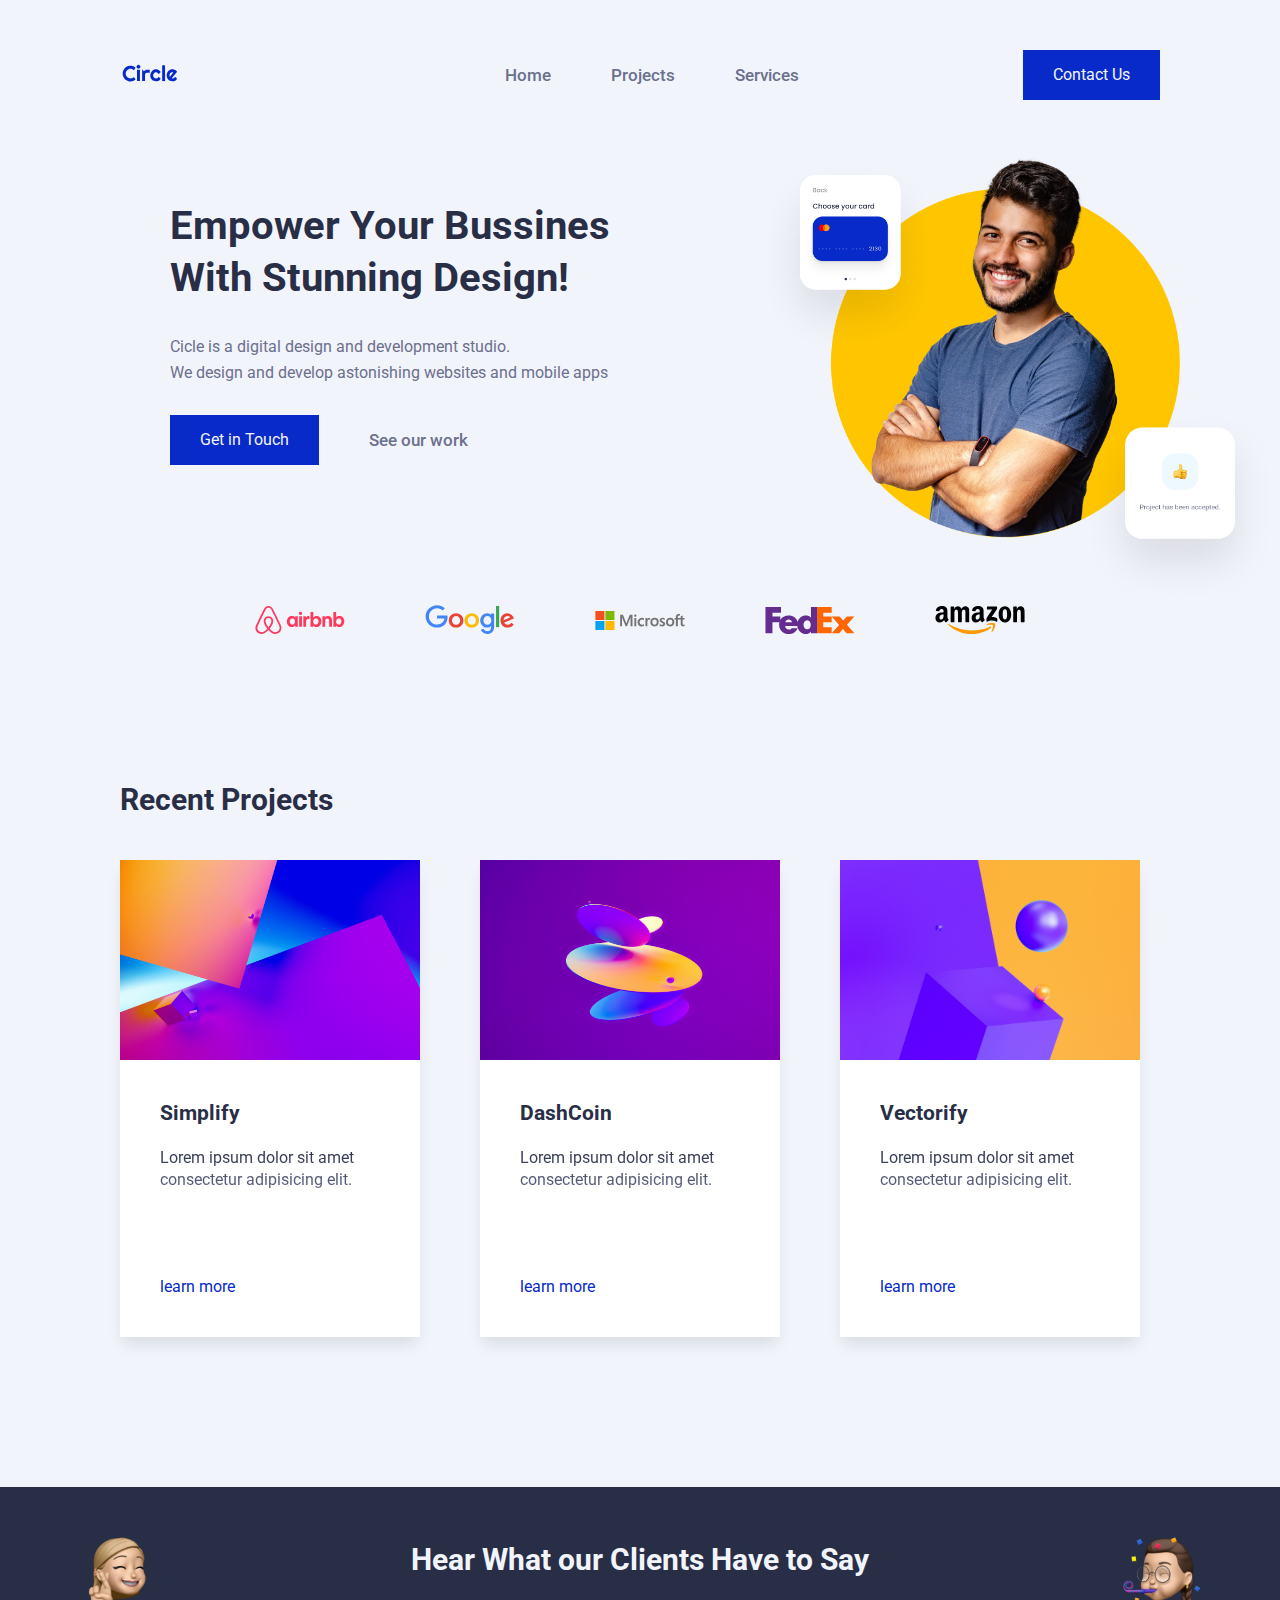
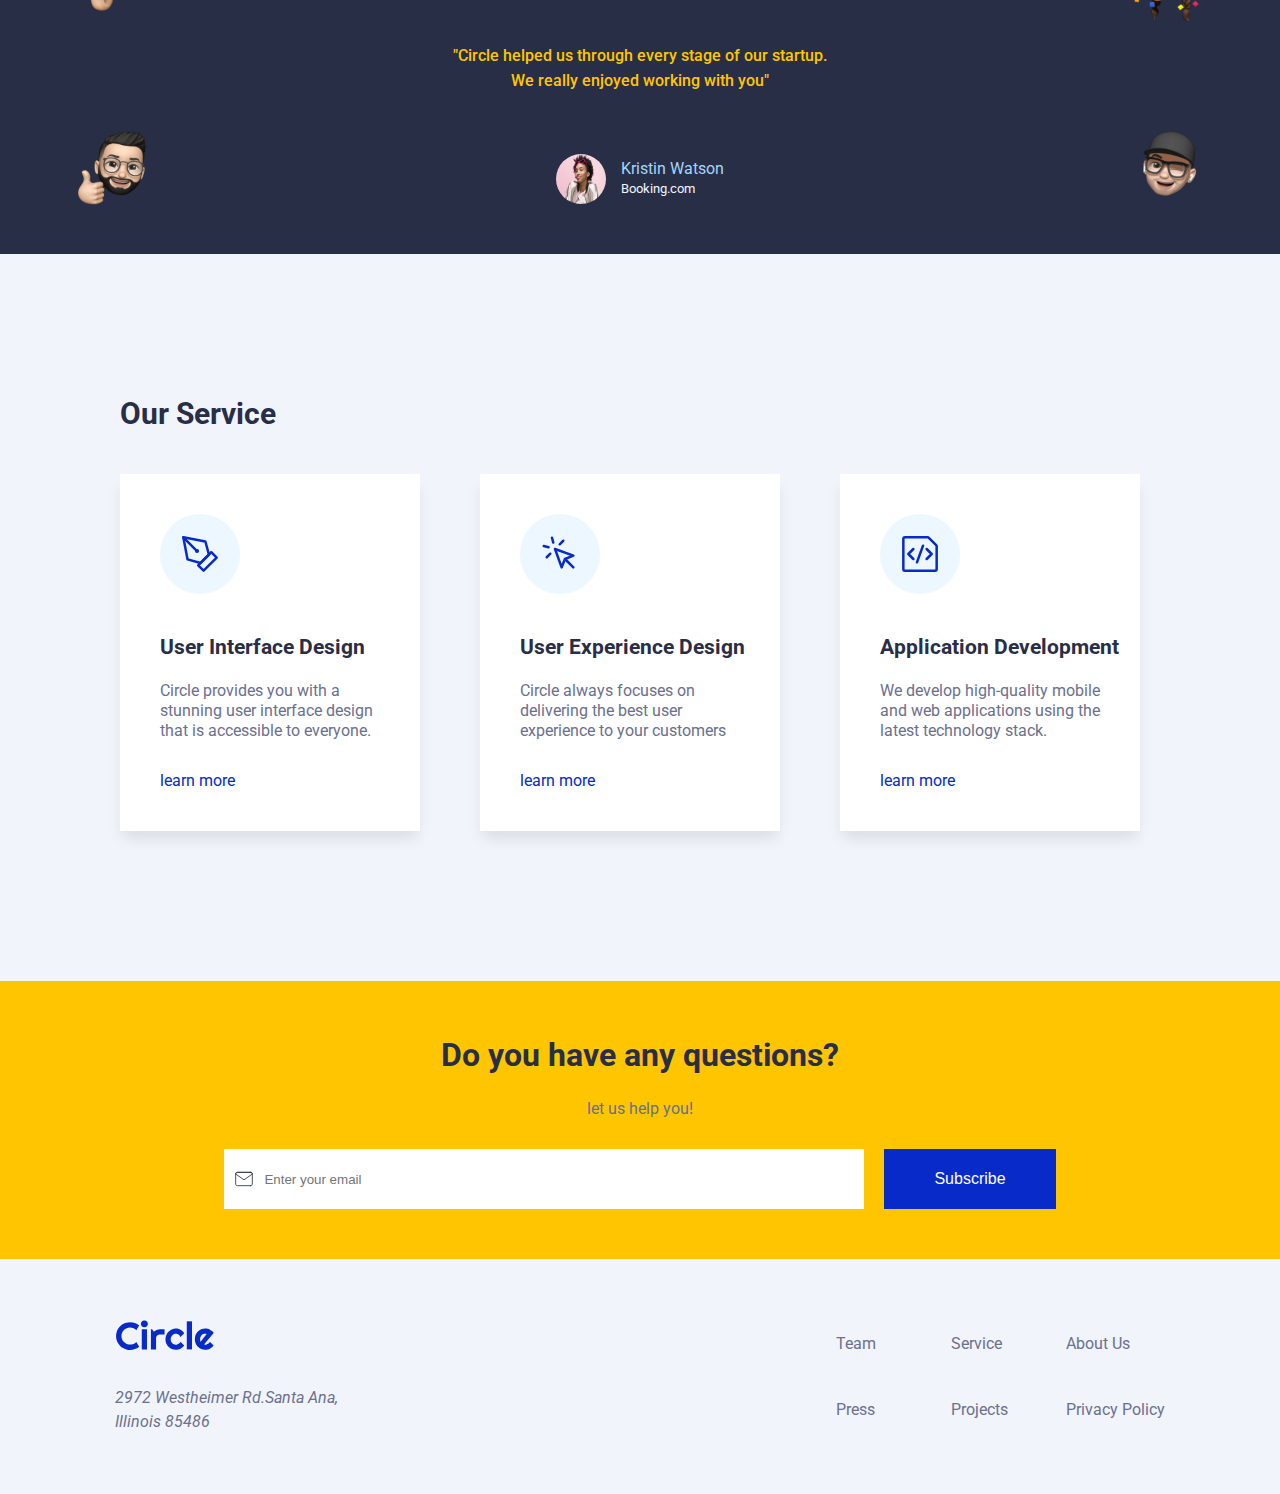
<file: index.html>
<!DOCTYPE html>
<html lang="en">
    <head>
        <meta charset="UTF-8" />
        <meta http-equiv="X-UA-Compatible" content="IE=edge" />
        <meta name="viewport" content="width=device-width, initial-scale=1.0" />
        <title>Circle</title>
        <!-- Favicon -->
        <link rel="icon" type="image/jpg" href="./assets/circle favIcon.png" />
        <!-- Fonts -->
        <link rel="preconnect" href="https://fonts.googleapis.com" />
        <link rel="preconnect" href="https://fonts.gstatic.com" crossorigin />
        <link
            href="https://fonts.googleapis.com/css2?family=Roboto:wght@300;400;500;700&display=swap"
            rel="stylesheet"
        />
        <!-- Styles -->
        <link rel="stylesheet" href="./styles/home.css" />
    </head>
    <body>
        <!--  **************************** NAV BAR **************************** -->
        <header>
            <div class="navBar_logo">
                <img src="./assets/logos/circle.svg" alt="logo Circle" />
            </div>

            <nav>
                <div class="burger">
                    <span class="bar"></span>
                    <span class="bar"></span>
                    <span class="bar"></span>
                </div>

                <div class="navBar">
                    <ul class="navMenu">
                        <li class="navMenu_item">
                            <a href="#">Home</a>
                        </li>
                        <li class="navMenu_item navMenu_project">
                            <a href="./html/projects.html">Projects</a>
                        </li>
                        <li class="navMenu_item">
                            <a href="#services">Services</a>
                        </li>
                    </ul>
                </div>
            </nav>
            <a href="./html/contactUs.html" class="contactUs">Contact Us</a>
        </header>
        <!--  **************************** MAIN  **************************** -->
        <main>
            <!--  -------------------------- Hero Section  -------------------------- -->
            <section class="heroSection">
                <div class="heroContainer">
                    <div class="hero_content">
                        <h1>Empower Your Bussines With Stunning Design!</h1>
                        <div class="hero_description">
                            <p>
                                Cicle is a digital design and development
                                studio. <br />
                                We design and develop astonishing websites and
                                mobile apps
                            </p>
                        </div>
                        <div class="hero_buttons">
                            <a
                                href="./html/contactUs.html"
                                class="hero_buttons-touch"
                                >Get in Touch</a
                            >
                            <a
                                href="./html/projects.html"
                                class="hero_buttons-work"
                                >See our work</a
                            >
                        </div>
                    </div>
                    <div class="hero_img">
                        <img
                            src="./assets/hero-section/card-1.png"
                            alt="credit card image"
                            class="heroCard"
                        />
                        <img
                            src="./assets/hero-section/hero-image.png"
                            alt="hero imagen"
                            class="heroMain_img"
                        />
                        <img
                            src="./assets/hero-section/card-2.png"
                            alt="like image"
                            class="heroLike"
                        />
                    </div>
                </div>
            </section>
            <!--  -------------------------- Company Logos Section  -------------------------- -->
            <section class="logosSection">
                <div class="logosContainer">
                    <div class="logosGrid">
                        <div>
                            <img
                                src="./assets/logos/airbnb-logo.svg"
                                alt="logo Airbnb"
                                loading="lazy"
                            />
                        </div>
                        <div>
                            <img
                                src="./assets//logos/google-logo.svg"
                                alt="logo Google"
                                loading="lazy"
                            />
                        </div>
                        <div>
                            <img
                                src="./assets/logos/microsoft-logo.svg"
                                alt="logo Microsoft"
                                loading="lazy"
                            />
                        </div>
                        <div>
                            <img
                                src="./assets/logos/fedex-logo.svg"
                                alt="logo Fedex"
                                loading="lazy"
                            />
                        </div>
                        <div class="amazon">
                            <img
                                src="./assets/logos/amazon-logo.svg"
                                alt="logo Amazon"
                                loading="lazy"
                            />
                        </div>
                    </div>
                </div>
            </section>
            <!--  -------------------------- Recent Projects Section  -------------------------- -->
            <section class="projectSection">
                <h2>Recent Projects</h2>
                <div class="projectsArticles">
                    <article class="projectsArticle">
                        <img
                            src="./assets/projects-section/1.jpg"
                            alt="imagen"
                            loading="lazy"
                            class="projectImg"
                        />
                        <div class="project_text">
                            <h3 class="dataTitle">Simplify</h3>
                            <div class="text dataBody">
                                Lorem ipsum dolor sit amet consectetur
                                adipisicing elit.
                            </div>
                            <a href="#" class="learnMore">learn more</a>
                        </div>
                    </article>
                    <article class="projectsArticle">
                        <img
                            src="./assets/projects-section/2.jpg"
                            alt="imagen"
                            loading="lazy"
                            class="projectImg"
                        />
                        <div class="project_text">
                            <h3 class="dataTitle">DashCoin</h3>
                            <div class="text dataBody">
                                Lorem ipsum dolor sit amet consectetur
                                adipisicing elit.
                            </div>
                            <a href="#" class="learnMore">learn more</a>
                        </div>
                    </article>
                    <article class="projectsArticle">
                        <img
                            src="./assets/projects-section/3.jpg"
                            alt="imagen"
                            loading="lazy"
                            class="projectImg"
                        />
                        <div class="project_text">
                            <h3 class="dataTitle">Vectorify</h3>
                            <div class="text dataBody">
                                Lorem ipsum dolor sit amet consectetur
                                adipisicing elit.
                            </div>
                            <a href="#" class="learnMore">learn more</a>
                        </div>
                    </article>
                </div>
            </section>
            <!--  -------------------------- Opinions Section  -------------------------- -->
            <section class="opinionsContainer">
                <article class="opinions">
                    <h2 class="opinions_h2">
                        Hear What our Clients Have to Say
                    </h2>
                    <div class="opinions_text">
                        "Circle helped us through every stage of our startup.
                        <br />
                        We really enjoyed working with you"
                    </div>
                    <div class="opinions_client">
                        <img
                            src="./assets/testimonial-section/profile.png"
                            alt="profile photo"
                            class="profileImg"
                        />
                        <div class="opinions_client-info">
                            <div class="clientName">Kristin Watson</div>
                            <div class="clientCompany">Booking.com</div>
                        </div>
                    </div>
                </article>
                <img
                    src="./assets/testimonial-section/memoji-1.png"
                    alt="emoji"
                    class="emoji1"
                />
                <img
                    src="./assets/testimonial-section/memoji-3.png"
                    alt="emoji"
                    class="emoji2"
                />
                <img
                    src="./assets/testimonial-section/memoji-4.png"
                    alt="emoji"
                    class="emoji3"
                />
                <img
                    src="./assets/testimonial-section/memoji-2.png"
                    alt="emoji"
                    class="emoji4"
                />
            </section>
            <!--  -------------------------- Our Services Section  -------------------------- -->
            <section class="projectSection" id="services">
                <h2>Our Service</h2>
                <div class="projectsArticles">
                    <article class="projectsArticle">
                        <div class="icon_interface"></div>
                        <div class="project_text">
                            <h3>User Interface Design</h3>
                            <div class="text">
                                Circle provides you with a stunning user
                                interface design that is accessible to everyone.
                            </div>
                            <a href="#" class="learnMore">learn more</a>
                        </div>
                    </article>
                    <article class="projectsArticle">
                        <div class="icon_experience"></div>
                        <div class="project_text">
                            <h3>User Experience Design</h3>
                            <div class="text">
                                Circle always focuses on delivering the best
                                user experience to your customers
                            </div>
                            <a href="#" class="learnMore">learn more</a>
                        </div>
                    </article>
                    <article class="projectsArticle">
                        <div class="icon_develop"></div>
                        <div class="project_text">
                            <h3>Application Development</h3>
                            <div class="text">
                                We develop high-quality mobile and web
                                applications using the latest technology stack.
                            </div>
                            <a href="#" class="learnMore">learn more</a>
                        </div>
                    </article>
                </div>
            </section>
            <!--  -------------------------- Questions Section  -------------------------- -->
            <section class="questionsContainer">
                <div class="questions">
                    <h1 class="questions_h1">Do you have any questions?</h1>
                    <p>let us help you!</p>
                    <div class="formContainer">
                        <form action="" class="formContent">
                            <div class="containerEmail">
                                <span class="emailIcon_container">
                                    <img
                                        src="./assets/newsletter/icon/mail.svg"
                                        alt="email icon"
                                        class="emailIcon"
                                    />
                                </span>
                                <input
                                    class="inputEmail"
                                    type="text"
                                    placeholder="Enter your email"
                                    name="mail"
                                    required
                                />
                            </div>
                            <input
                                type="submit"
                                value="Subscribe"
                                class="buttonSubmit"
                            />
                        </form>
                    </div>
                </div>
            </section>
        </main>
        <!--  **************************** FOOTER **************************** -->
        <footer class="footSection">
            <section class="footContainer">
                <artcle class="footContent">
                    <img src="./assets/logos/circle.svg" alt="logo circle" />
                    <address>
                        2972 Westheimer Rd.Santa Ana, Illinois 85486
                    </address>
                </artcle>
                <article class="footLinks">
                    <a href="#">Team</a>
                    <a href="#">Service</a>
                    <a href="#">About Us</a>
                    <a href="#">Press</a>
                    <a href="#">Projects</a>
                    <a href="#">Privacy Policy</a>
                </article>
            </section>
        </footer>
        <!--  **************************** SCRIPTS **************************** -->
        <script src="./javascript/burger.js"></script>
        <script src="./javascript/homeFetchData.js"></script>
    </body>
</html>
</file>
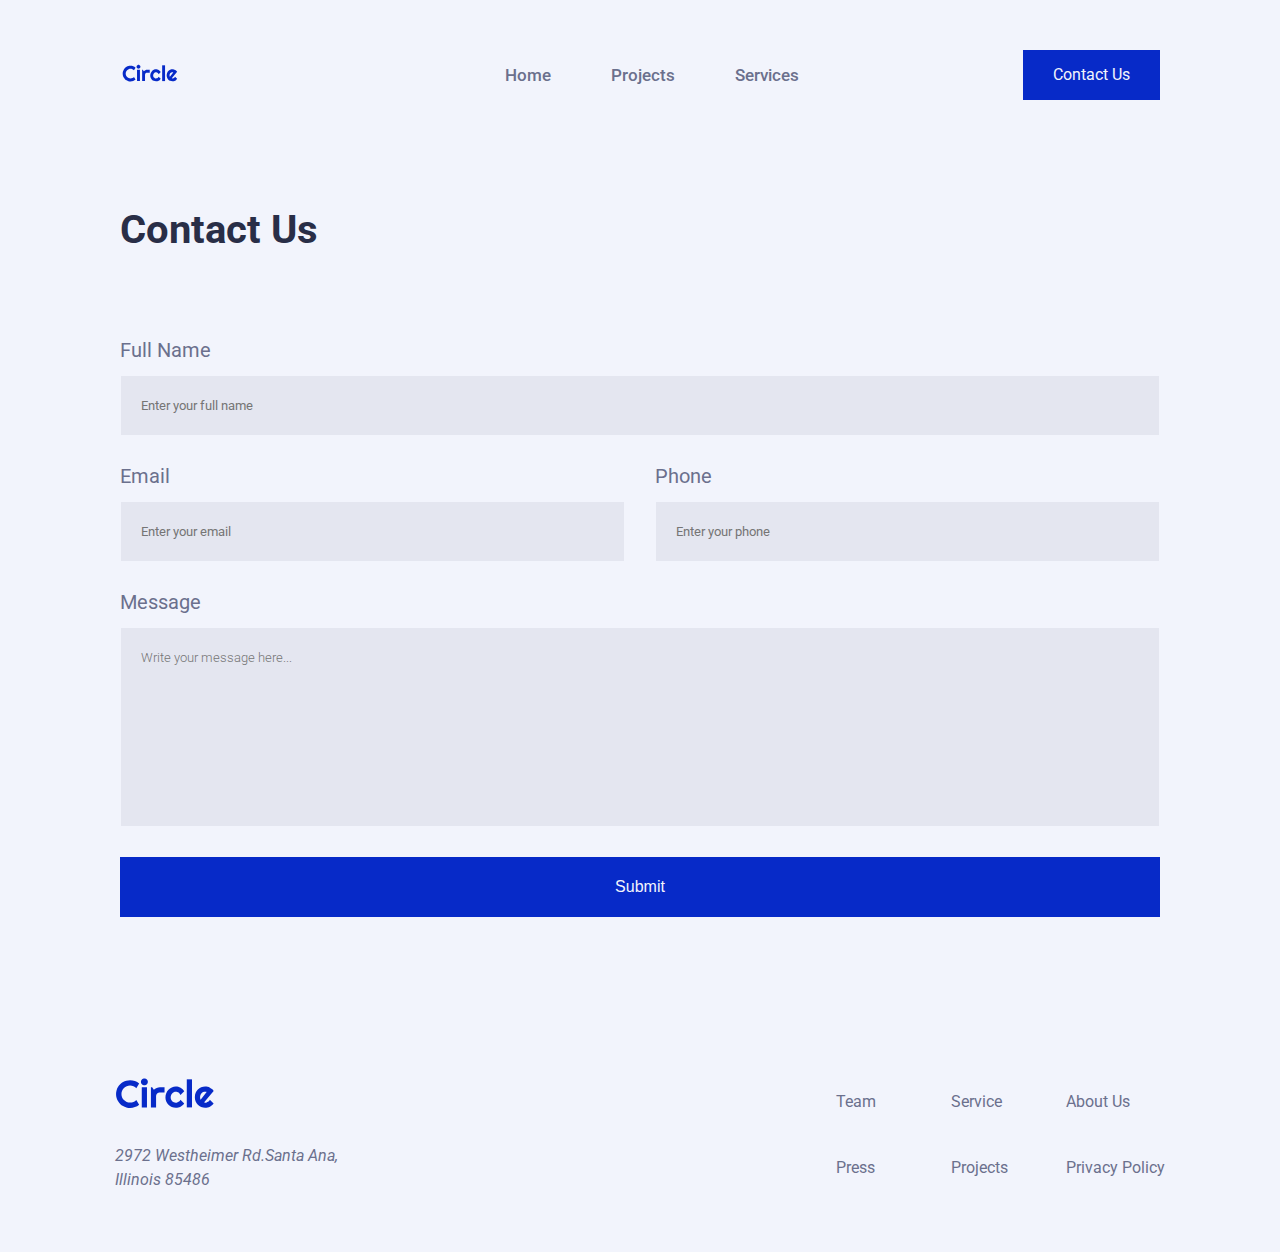
<file: html/contactUs.html>
<!DOCTYPE html>
<html lang="en">
    <head>
        <meta charset="UTF-8" />
        <meta http-equiv="X-UA-Compatible" content="IE=edge" />
        <meta name="viewport" content="width=device-width, initial-scale=1.0" />
        <title>Contact | Circle Agency</title>
        <!-- Favicon -->
        <link rel="icon" type="image/jpg" href="../assets/circle favIcon.png" />
        <!-- Fonts -->
        <link rel="preconnect" href="https://fonts.googleapis.com" />
        <link rel="preconnect" href="https://fonts.gstatic.com" crossorigin />
        <link
            href="https://fonts.googleapis.com/css2?family=Roboto:wght@300;400;500;700&display=swap"
            rel="stylesheet"
        />
        <!-- Styles -->
        <link rel="stylesheet" href="../styles/home.css" />
        <link rel="stylesheet" href="../styles/contact.css" />
    </head>
    <body>
        <!--  **************************** NAV BAR **************************** -->
        <header>
            <div class="navBar_logo">
                <img src="../assets/logos/circle.svg" alt="logo Circle" />
            </div>

            <nav>
                <div class="burger">
                    <span class="bar"></span>
                    <span class="bar"></span>
                    <span class="bar"></span>
                </div>

                <div class="navBar">
                    <ul class="navMenu">
                        <li class="navMenu_item">
                            <a href="../index.html">Home</a>
                        </li>
                        <li class="navMenu_item">
                            <a href="projects.html">Projects</a>
                        </li>
                        <li class="navMenu_item">
                            <a href="#">Services</a>
                        </li>
                    </ul>
                </div>
            </nav>
            <a href="#" class="contactUs">Contact Us</a>
        </header>
        <!--  **************************** MAIN  **************************** -->
        <main>
            <section class="contactSection">
                <h1>Contact Us</h1>
                <div>
                    <form
                        id="post_info-form"
                        name="post_info-form"
                        data-name="Email Form"
                        class="contact_form"
                        aria-label="Email Form"
                        method="post"
                    >
                        <div class="label_input_wraper name">
                            <label for="name" class="contact-title"
                                >Full Name</label
                            >
                            <input
                                type="text"
                                class="contact_text-field"
                                maxlength="256"
                                name="name"
                                data-name="Name"
                                placeholder="Enter your full name"
                                id="name"
                                required=""
                            />
                        </div>
                        <div class="label_input_wraper email">
                            <label for="email" class="contact-title"
                                >Email</label
                            >
                            <input
                                type="email"
                                class="contact_text-field"
                                maxlength="256"
                                name="email"
                                data-name="Name 2"
                                placeholder="Enter your email"
                                id="email"
                            />
                        </div>
                        <div class="label_input_wraper phone">
                            <label for="phone" class="contact-title"
                                >Phone</label
                            ><input
                                type="tel"
                                class="contact_text-field"
                                maxlength="256"
                                name="phone"
                                data-name="Name 3"
                                placeholder="Enter your phone"
                                id="phone"
                            />
                        </div>
                        <div class="label_input_wraper message">
                            <label for="field" class="contact-title"
                                >Message</label
                            >
                            <textarea
                                placeholder="Write your message here..."
                                maxlength="5000"
                                id="field"
                                name="field"
                                data-name="field"
                                class="contact_text-field textTarea_field"
                            ></textarea>
                        </div>

                        <button type="submit" class="btnForm">Submit</button>
                    </form>
                </div>
            </section>
        </main>
        <!--  **************************** FOOTER **************************** -->
        <footer class="footSection">
            <section class="footContainer">
                <artcle class="footContent">
                    <img src="../assets/logos/circle.svg" alt="logo circle" />
                    <address>
                        2972 Westheimer Rd.Santa Ana, Illinois 85486
                    </address>
                </artcle>
                <article class="footLinks">
                    <a href="#">Team</a>
                    <a href="#">Service</a>
                    <a href="#">About Us</a>
                    <a href="#">Press</a>
                    <a href="#">Projects</a>
                    <a href="#">Privacy Policy</a>
                </article>
            </section>
        </footer>
        <script src="../javascript/burger.js"></script>
        <script src="../javascript/formValidation.js"></script>
    </body>
</html>
</file>
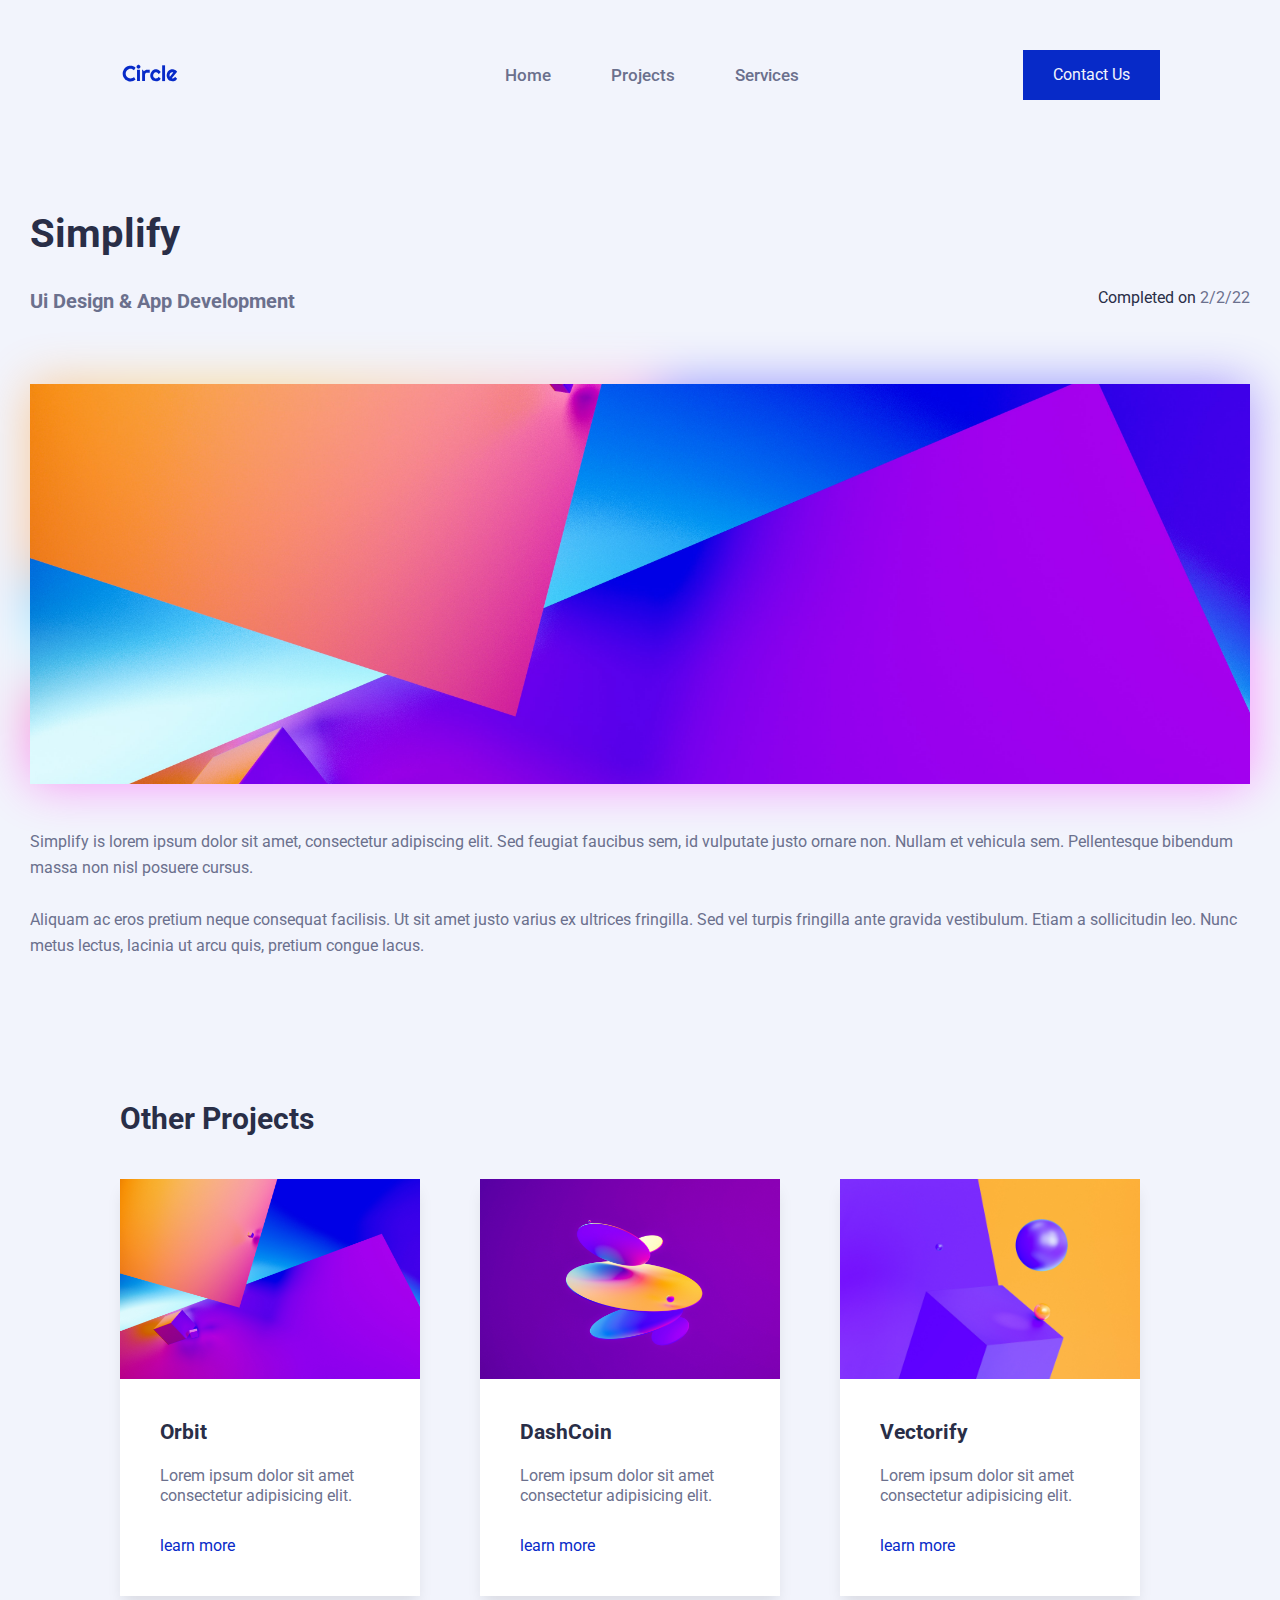
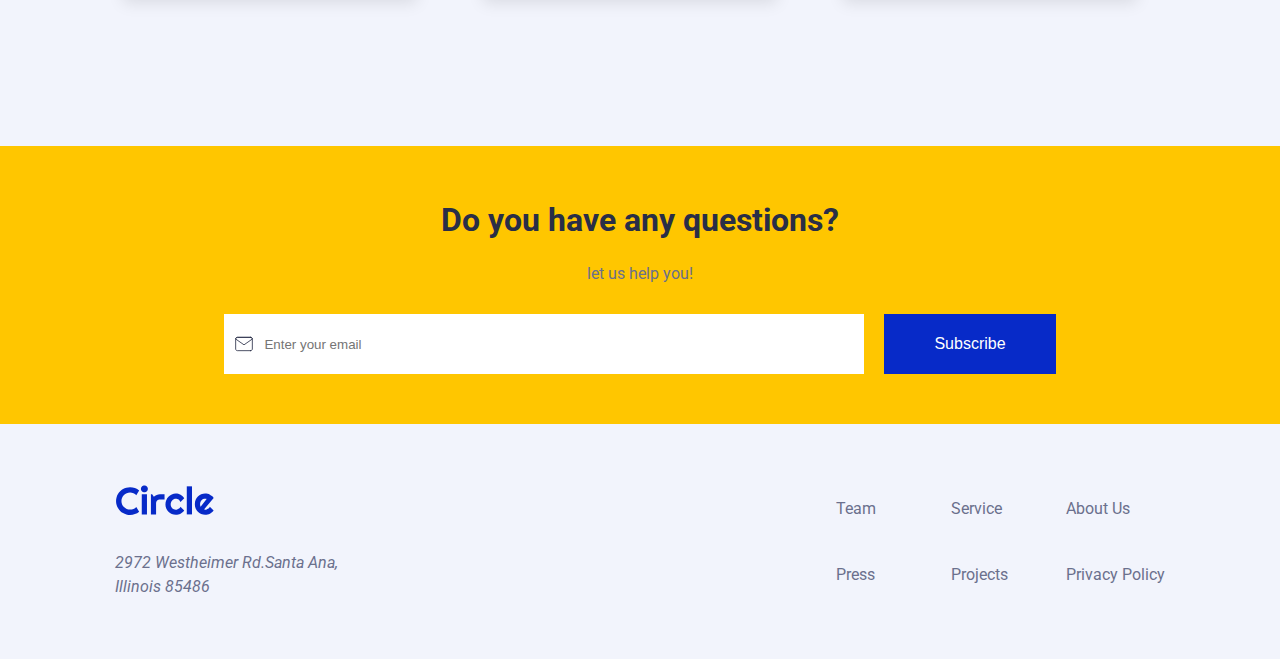
<file: html/projects.html>
<!DOCTYPE html>
<html lang="en">
    <head>
        <meta charset="UTF-8" />
        <meta http-equiv="X-UA-Compatible" content="IE=edge" />
        <meta name="viewport" content="width=device-width, initial-scale=1.0" />
        <title>Projects | Circle Agency</title>
        <!-- Favicon -->
        <link rel="icon" type="image/jpg" href="../assets/circle favIcon.png" />
        <!-- Fonts -->
        <link rel="preconnect" href="https://fonts.googleapis.com" />
        <link rel="preconnect" href="https://fonts.gstatic.com" crossorigin />
        <link
            href="https://fonts.googleapis.com/css2?family=Roboto:wght@300;400;500;700&display=swap"
            rel="stylesheet"
        />
        <!-- Styles -->
        <link rel="stylesheet" href="../styles/home.css" />
        <link rel="stylesheet" href="../styles/projects.css" />
    </head>
    <body>
        <!--  **************************** NAV BAR **************************** -->
        <header>
            <div class="navBar_logo">
                <img src="../assets/logos/circle.svg" alt="logo Circle" />
            </div>

            <nav>
                <div class="burger">
                    <span class="bar"></span>
                    <span class="bar"></span>
                    <span class="bar"></span>
                </div>

                <div class="navBar">
                    <ul class="navMenu">
                        <li class="navMenu_item">
                            <a href="../index.html">Home</a>
                        </li>
                        <li class="navMenu_item">
                            <a href="#">Projects</a>
                        </li>
                        <li class="navMenu_item">
                            <a href="#">Services</a>
                        </li>
                    </ul>
                </div>
            </nav>
            <a href="./contactUs.html" class="contactUs">Contact Us</a>
        </header>
        <!--  **************************** MAIN  **************************** -->
        <main>
            <!--  -------------------------- Project Section  -------------------------- -->
            <section class="projectPageSection">
                <article class="projectPage">
                    <h1>Simplify</h1>
                    <!-- fecth title -->
                    <div class="projectPage_type">
                        <h3>Ui Design & App Development</h3>
                        <div>
                            Completed on
                            <time
                                class="projectDate"
                                datetime="2022-02-02 19:00"
                                >2/2/22</time
                            >
                        </div>
                    </div>

                    <article>
                        <div class="image_wrapper">
                            <img
                                src="../assets/projects-section/1.jpg"
                                alt="imagen"
                                loading="lazy"
                                class="projectPage_img"
                            />
                            <img
                                src="../assets/projects-section/1.jpg"
                                alt="imagen"
                                class="projectPage_imgShadow"
                            />
                        </div>
                        <div>
                            <div class="project_textDescription">
                                <!-- fetch Text -->
                                Simplify is lorem ipsum dolor sit amet,
                                consectetur adipiscing elit. Sed feugiat
                                faucibus sem, id vulputate justo ornare non.
                                Nullam et vehicula sem. Pellentesque bibendum
                                massa non nisl posuere cursus.
                                <br />
                                <br />
                                Aliquam ac eros pretium neque consequat
                                facilisis. Ut sit amet justo varius ex ultrices
                                fringilla. Sed vel turpis fringilla ante gravida
                                vestibulum. Etiam a sollicitudin leo. Nunc metus
                                lectus, lacinia ut arcu quis, pretium congue
                                lacus.
                            </div>
                        </div>
                    </article>
                </article>
            </section>
            <!--  -------------------------- Project's Section  -------------------------- -->
            <section class="projectSection">
                <h2>Other Projects</h2>
                <div class="projectsArticles">
                    <article class="projectsArticle">
                        <img
                            src="../assets/projects-section/1.jpg"
                            alt="imagen"
                            loading="lazy"
                            class="projectImg"
                        />
                        <div class="project_text">
                            <h3>Orbit</h3>
                            <div class="text">
                                Lorem ipsum dolor sit amet consectetur
                                adipisicing elit.
                            </div>
                            <a href="" class="learnMore">learn more</a>
                        </div>
                    </article>

                    <article class="projectsArticle">
                        <img
                            src="../assets/projects-section/2.jpg"
                            alt="imagen"
                            loading="lazy"
                            class="projectImg"
                        />
                        <div class="project_text">
                            <h3>DashCoin</h3>
                            <div class="text">
                                Lorem ipsum dolor sit amet consectetur
                                adipisicing elit.
                            </div>
                            <a href="" class="learnMore">learn more</a>
                        </div>
                    </article>

                    <article class="projectsArticle">
                        <img
                            src="../assets/projects-section/3.jpg"
                            alt="imagen"
                            loading="lazy"
                            class="projectImg"
                        />
                        <div class="project_text">
                            <h3>Vectorify</h3>
                            <div class="text">
                                Lorem ipsum dolor sit amet consectetur
                                adipisicing elit.
                            </div>
                            <a href="" class="learnMore">learn more</a>
                        </div>
                    </article>
                </div>
            </section>
            <!--  -------------------------- Questions Section  -------------------------- -->
            <section class="questionsContainer">
                <footer class="questions">
                    <h1 class="questions_h1">Do you have any questions?</h1>
                    <p>let us help you!</p>
                    <div class="formContainer">
                        <form action="" class="formContent">
                            <div class="containerEmail">
                                <span class="emailIcon_container"
                                    ><img
                                        src="../assets/newsletter/icon/mail.svg"
                                        alt="email icon"
                                        class="emailIcon"
                                /></span>
                                <input
                                    class="inputEmail"
                                    type="text"
                                    placeholder="Enter your email"
                                    name="mail"
                                    required
                                />
                            </div>
                            <input
                                type="submit"
                                value="Subscribe"
                                class="buttonSubmit"
                            />
                        </form>
                    </div>
                </footer>
            </section>
        </main>
        <!--  **************************** FOOTER **************************** -->
        <footer class="footSection">
            <section class="footContainer">
                <artcle class="footContent">
                    <img src="../assets/logos/circle.svg" alt="logo circle" />
                    <address>
                        2972 Westheimer Rd.Santa Ana, Illinois 85486
                    </address>
                </artcle>
                <article class="footLinks">
                    <a href="#">Team</a>
                    <a href="#">Service</a>
                    <a href="#">About Us</a>
                    <a href="#">Press</a>
                    <a href="#">Projects</a>
                    <a href="#">Privacy Policy</a>
                </article>
            </section>
        </footer>
        <!--  **************************** SCRIPTS **************************** -->
        <script src="../javascript/burger.js"></script>
        <script src="../javascript/projectsFetchData.js"></script>
    </body>
</html>
</file>
<file: styles/home.css>
* {
    box-sizing: border-box;
    margin: 0;
    padding: 0;
}
:root {
    --blue1: #072ac8;
    --blue1_hover: #0b35ed;
    --blue2: #43d2ff;
    --blue3: #a2d6f9;
    --blue4: #d1edff;
    --blue5: #ecf7ff;
    --dark: #292e47;
    --gray1: #6b708d;
    --gray2: #f2f4fc;
    --yellow: #ffc600;
    --white: #ffffff;
}

body {
    font-family: "Roboto", sans-serif;
    background-color: var(--gray2);
    line-height: 20px;
    background-color: var(--gray2);
}

h1,
h2,
h3 {
    color: var(--dark);
}
/* ---------------------------------------------------------------- */
/* ---------------------NAV BAR / FIRTS MOBILE--------------------- */
/* ---------------------------------------------------------------- */
header {
    margin: auto;
    display: flex;
    align-items: center;
    justify-content: space-between;
    max-width: 100vw;
    padding: 20px 30px;
}

.navBar_logo > img {
    width: 60px;
    height: 18px;
    cursor: pointer;
}

.burger {
    display: block;
    cursor: pointer;
}
.burger span {
    display: inherit;
    width: 25px;
    height: 3px;
    margin: 5px auto;
    background-color: var(--dark);
    transition: all 0.4s ease-in-out;
    -webkit-transition: all 0.4s ease-in-out;
}
.burger.active .bar:nth-child(2) {
    opacity: 0;
}
.burger.active .bar:nth-child(1) {
    transform: translateY(8px) rotate(45deg);
}
.burger.active .bar:nth-child(3) {
    transform: translateY(-8px) rotate(-45deg);
}
.navBar {
    position: absolute;
    top: 65px;
    left: 0;
    right: 0;
    width: 100;
    height: 0;
    overflow: hidden;
    transition: 0.5s;
    background-color: var(--gray2);
    z-index: 99;
}

.navBar.active {
    width: 100%;
    height: 40%;
    transition: 0.5s;
}

.navMenu {
    display: block;
    margin: auto;
    text-align: center;
    transition: 0.5s;
    opacity: 0;
}
.navBar.active ul {
    opacity: 1;
}
.navMenu_item {
    margin: 30px;
}
.navMenu_item::marker {
    color: var(--gray2);
}

.navMenu_item > a {
    text-decoration: none;
    color: var(--gray1);
    font-style: normal;
    font-weight: 500;
    font-size: 17px;
    line-height: 22.1px;
}

.navMenu_item a:hover {
    color: var(--blue1_hover);
}
.navMenu_item a:active {
    color: var(--blue1);
}
.contactUs {
    background-color: var(--blue1);
    color: var(--gray2);
    font-size: 1em;
    padding: 15px 30px;
    text-decoration: none;
    cursor: pointer;
    display: none;
}
.contactUs:hover {
    background-color: var(--blue1_hover);
    -webkit-transition: background-color 250ms;
    -ms-transition: background-color 250ms;
    transition: background-color 250ms;
}
.contactUs:active {
    box-shadow: inset -2px 0px 4px 3px rgba(0, 0, 0, 0.2);
    background-color: var(--blue1);
}

/* ------------------------------------------------------------------- */
/* -------------------- HERO SECTION FIRTS MOBILE -------------------- */
/* ------------------------------------------------------------------- */
.heroSection {
    padding: 0 30px;
}
.heroContainer {
    display: flex;
    flex-direction: column;
    justify-content: center;
    align-items: center;
}

.hero_content {
    display: flex;
    flex-direction: column;
    justify-content: center;
    align-items: center;
    text-align: center;
    margin: 30px 0 40px 0;
}

.hero_content h1 {
    font-size: 1.6em;
    color: var(--dark);
    line-height: 130%;
}

.hero_description {
    margin: 30px 0;
    line-height: 160%;
    color: var(--gray1);
    font-weight: 400;
}
.hero_buttons {
    display: flex;
    flex-direction: column;
    justify-content: center;
    align-items: center;
}
.hero_buttons-touch {
    background-color: var(--blue1);
    color: var(--gray2);
    font-size: 1em;
    padding: 15px 30px;
    margin-bottom: 20px;
    text-decoration: none;
    cursor: pointer;
}
.hero_buttons-work {
    color: var(--gray1);
    font-size: 17px;
    font-weight: 500;
    text-decoration: none;
    transition: color 0.2s;
}
.hero_buttons-work:hover {
    color: var(--dark);
}
.hero_buttons-work:active {
    color: var(--gray1);
}
.hero_buttons-touch:hover {
    background-color: var(--blue1_hover);
    -webkit-transition: background-color 250ms;
    -ms-transition: background-color 250ms;
    transition: background-color 250ms;
}
.hero_buttons-touch:active {
    box-shadow: inset -2px 0px 4px 3px rgba(0, 0, 0, 0.2);
    background-color: var(--blue1);
}
.heroMain_img {
    width: 80vw;
}
.heroCard {
    display: none;
}
.heroLike {
    display: none;
}
/* ------------------------------------------------------------------- */
/* ----------------COMPANY LOGOS SECTION FIRTS MOBILE ---------------- */
/* ------------------------------------------------------------------- */
.logosSection {
    padding: 0 30px;
    margin: 50px 0;
}
.logosGrid {
    display: grid;
    grid-auto-flow: row;
    grid-template-columns: auto auto;
    column-gap: calc(100% - 60vw);
    row-gap: 60px;
    justify-content: center;
}
.logosGrid > div > img {
    width: 90px;
}
.amazon {
    display: none;
}
/* --------------------------------------------------------------------- */
/* ---------------- RECENT PROJECTS SECTION FIRTS MOBILE --------------- */
/* --------------------------------------------------------------------- */
.projectSection {
    margin: 100px 0 100px 0;
    padding: 0 30px;
}

.projectSection h2 {
    text-align: center;
    margin: 40px 0;
}

.projectsArticles {
    display: grid;
    grid-auto-flow: row;
    grid-template-columns: auto;
    column-gap: 40px;
    row-gap: 16px;
    text-align: left;
}

.projectsArticle {
    box-shadow: 0px 10px 15px -3px rgba(0, 0, 0, 0.1);
    background-color: #ffffff;
}

.projectImg {
    max-width: 100%;
    vertical-align: middle;
    display: inline-block;
}

.project_text {
    padding: 40px 20px;
    color: var(--gray1);
    margin-left: 20px;
}
.project_text::first-letter {
    text-transform: capitalize;
}
.project_text h3 {
    font-size: 1.3em;
    margin-bottom: 20px;
}
.text {
    margin: 20px 10px 30px 0;
}
.dataBody {
    /* just to compact the limit of lines to show in the card the rest ara hidden */
    line-height: 22px;
    height: 100px;
    overflow: hidden;
    background: -webkit-linear-gradient(var(--dark), var(--gray1), #fff);
    background-clip: text;
    -webkit-background-clip: text;
    -webkit-text-fill-color: transparent;
}
.text::first-letter {
    text-transform: capitalize;
}
.learnMore {
    text-decoration: none;
    color: var(--blue1);
    margin: 100px 0;
}
.learnMore:hover {
    color: var(--blue1_hover);
}
.learnMore:active {
    color: var(--blue1);
}
/* ------------------------------------------------------------------- */
/* ------------------- OPINIONS SECTION FIRTS MOBILE ----------------- */
/* ------------------------------------------------------------------- */
.emoji1,
.emoji2,
.emoji3,
.emoji4 {
    display: none;
}
.opinionsContainer {
    margin-bottom: 100px;
}
.opinions {
    background-color: var(--dark);
    display: flex;
    flex-direction: column;
    justify-content: center;
    align-items: center;
    text-align: center;
    padding: 50px 30px;
}
.opinions_h2 {
    color: var(--gray2);
    font-size: 1.3em;
    line-height: 1.5em;
}
.opinions_text {
    color: var(--yellow);
    max-width: 70vw;
    margin: 60px auto;
    line-height: 160%;
    font-weight: 500;
    text-align: center;
}
.opinions_client {
    display: flex;
    align-items: center;
}
.opinions_client-info {
    display: flex;
    flex-direction: column;
    text-align: start;
    margin-left: 15px;
}
.clientName {
    color: var(--blue3);
}
.clientCompany {
    color: var(--gray2);
    font-size: 0.8em;
}
.profileImg {
    width: 50px;
    height: 50px;
    border-radius: 50%;
}

/* --------------------------------------------------------------------- */
/* ------------------- OUR SERVICES SECTION FIRTS MOBILE --------------- */
/* --------------------------------------------------------------------- */
.icon_interface {
    width: 80px;
    height: 80px;
    margin-top: 40px;
    margin-left: 40px;
    border-radius: 50%;
    background-color: var(--blue5);
    background-image: url(../assets/services-section/icons/1.svg);
    background-position: 50% 50%;
    background-size: auto;
    background-repeat: no-repeat;
}
.icon_experience {
    width: 80px;
    height: 80px;
    margin-top: 40px;
    margin-left: 40px;
    border-radius: 50%;
    background-color: var(--blue5);
    background-image: url(../assets/services-section/icons/2.svg);
    background-position: 50% 50%;
    background-size: auto;
    background-repeat: no-repeat;
}
.icon_develop {
    width: 80px;
    height: 80px;
    margin-top: 40px;
    margin-left: 40px;
    border-radius: 50%;
    background-color: var(--blue5);
    background-image: url(../assets/services-section/icons/3.svg);
    background-position: 50% 50%;
    background-size: auto;
    background-repeat: no-repeat;
}
/* -------------------------------------------------------------------- */
/* ------------------- QUESTIONS SECTION FIRTS MOBILE ----------------- */
/* -------------------------------------------------------------------- */
.questions {
    background-color: var(--yellow);
    display: flex;
    flex-direction: column;
    justify-content: center;
    align-items: center;
    text-align: center;
    padding: 50px 30px;
}
.questions_h1 {
    color: var(--dark);
    margin-bottom: 20px;
    font-size: 1.6em;
    line-height: 1.5em;
}

.questions > p {
    color: var(--gray1);
    font-size: 1em;
    line-height: 20px;
}
.formContainer {
    display: flex;
    justify-content: center;
    margin-top: 30px;
}
.formContent {
    display: flex;
    flex-direction: column;
    justify-content: center;
    align-content: center;
}
.containerEmail {
    position: relative;
}

.emailIcon {
    position: absolute;
    left: 10px;
    top: 20px;
    right: auto;
    bottom: auto;
    width: 20px;
    height: 20px;
}

.inputEmail {
    height: 60px;
    width: 80vw;
    padding: 15px 0px 15px 40px;
    line-height: 1.5;
    color: var(--dark);
    background-color: #ffffff;
    border: none;
}

.inputEmail:focus {
    outline: none !important;
    box-shadow: 0 0 5px var(--gray1);
}

.buttonSubmit {
    cursor: pointer;
    height: 60px;
    margin-top: 20px;
    background-color: var(--blue1);
    color: #ffffff;
    padding: 10px 3px;
    font-weight: 500;
    font-size: 1em;
    border: none;
}
.buttonSubmit:hover {
    background-color: var(--blue1_hover);
    -webkit-transition: background-color 250ms;
    -ms-transition: background-color 250ms;
    transition: background-color 250ms;
}
.buttonSubmit:active {
    box-shadow: inset -2px 0px 4px 3px rgba(0, 0, 0, 0.2);
    background-color: var(--blue1);
}
/* ------------------------------------------------------------------- */
/* ------------------- FOOTER SECTION FIRTS MOBILE ------------------- */
/* ------------------------------------------------------------------- */
.footSection {
    padding: 0 30px;
}
.footContainer {
    display: flex;
    flex-direction: column;
    justify-content: center;
    align-items: center;
    text-align: center;
}
.footContent > img {
    width: 6.25rem;
    margin-bottom: 30px;
}
.footContent > address {
    color: var(--gray1);
    line-height: 24px;
    margin-bottom: 30px;
}
.footLinks {
    display: grid;
    grid-auto-columns: 1fr;
    grid-column-gap: 16px;
    grid-row-gap: 46px;
    grid-template-columns: 1fr 1fr 1fr;
    grid-template-rows: auto;
    margin-top: 30px;
}
.footLinks > a {
    text-decoration: none;
    color: var(--gray1);
}

.footLinks a:hover {
    color: var(--blue1_hover);
}

.footLinks a:active {
    color: var(--blue1);
}
/* ---------------------------------------------------------- */
/* -----------------------MEDIA QUERIES --------------------- */
/* ---------------------------------------------------------- */
@media only screen and (min-width: 374px) {
    .opinions_h2 {
        width: 70vw;
    }
    .opinions_text {
        max-width: 60vw;
    }
    .project_text h3 {
        line-height: 1.3em;
    }
}

/* ---------------------------------------------------------- */
/* ---------------------------------------------------------- */
@media (min-width: 412px) {
    .opinions_h2 {
        width: 60vw;
    }
}
/* ---------------------------------------------------------- */
/* ---------------------------------------------------------- */
@media (min-width: 600px) {
    .hero_content > h1 {
        width: 50vw;
    }

    .hero_buttons {
        flex-direction: row;
        justify-content: center;
        align-items: center;
        gap: 50px;
    }
    .hero_buttons-touch {
        margin-bottom: 0;
    }
    .opinions_text {
        max-width: 30vw;
    }
}
/* ---------------------------------------------------------- */
/* ---------------------------------------------------------- */
@media (min-width: 768px) {
    .hero_content > h1 {
        font-size: 2.5em;
        width: 70vw;
    }

    .hero_img {
        position: relative;
        margin-bottom: 100px;
        max-width: 70vw;
    }

    .heroMain_img {
        width: 550px;
    }

    .heroCard {
        width: 254px;
        display: block;
        position: absolute;
        left: -80px;
        right: auto;
        bottom: auto;
    }
    .heroLike {
        width: 254px;
        display: block;
        position: absolute;
        bottom: -100px;
        right: -100px;
    }
    .opinions_text {
        max-width: 100vw;
    }

    .footSection {
        padding: 60px 30px;
    }
}
/* ---------------------------------------------------------- */
/* ---------------------------------------------------------- */
@media only screen and (min-width: 1024px) {
    body {
        padding-top: 30px;
    }
    header {
        max-width: 1100px;
    }

    .burger {
        display: none;
    }

    .contactUs {
        display: block;
        transition: all 0.5s;
    }

    .navBar {
        position: static;
        height: auto;
        margin-left: 100px;
    }

    .navMenu {
        display: flex;
        gap: 60px;
        opacity: 1;
        transition: 2s;
    }
    .navMenu_item {
        margin: auto;
    }

    .heroSection {
        max-width: 1100px;
        margin: auto;
    }

    .heroContainer {
        display: flex;
        flex-direction: row;
        justify-content: space-between;
        align-items: center;
        margin-top: 50px;
    }

    .hero_content {
        display: flex;
        flex-direction: column;
        justify-content: left;
        align-items: left;
        text-align: left;
        margin-left: 50px;
    }

    .hero_content h1,
    .hero_description {
        width: 39vw;
    }

    .hero_buttons {
        align-self: flex-start;
    }

    .hero_img {
        position: absolute;
        top: 150px;
        right: 100px;
        max-width: 61vw;
    }
    .heroMain_img {
        width: 350px;
    }
    .heroCard {
        width: 200px;
    }
    .heroLike {
        width: 200px;
        bottom: -60px;
    }

    .logosGrid {
        grid-template-columns: auto auto auto auto auto;
        column-gap: 80px;
        margin-top: 100px;
        align-items: center;
    }
    .amazon {
        display: block;
    }

    .projectSection {
        max-width: 1100px;
        margin: 150px auto;
    }

    .projectSection h2 {
        text-align: start;
        font-size: 1.9em;
    }

    .projectsArticles {
        grid-template-columns: auto auto auto;
        margin: 50px 0;
    }
    .projectsArticle {
        max-width: 300px;
    }
    .projectImg {
        width: 100%;
        height: 200px;
    }
    .opinionsContainer {
        position: relative;
    }
    .opinions_h2 {
        font-size: 1.9em;
    }

    .emoji1 {
        display: block;
        position: absolute;
        left: 5%;
        top: 10%;
        width: 100px;
        height: 100px;
    }
    .emoji2 {
        display: block;
        position: absolute;
        left: 5%;
        bottom: 10%;
        width: 100px;
        height: 100px;
    }
    .emoji3 {
        display: block;
        position: absolute;
        right: 5%;
        top: 10%;
        width: 100px;
        height: 100px;
    }
    .emoji4 {
        display: block;
        position: absolute;
        right: 5%;
        bottom: 10%;
        width: 100px;
        height: 100px;
    }
    .questions_h1 {
        font-size: 2em;
    }
    .formContent {
        display: flex;
        flex-direction: row;
    }

    .inputEmail {
        width: 50vw;
    }

    .buttonSubmit {
        margin: 0;
        margin-left: 20px;
        padding: 0 50px;
    }

    .footSection {
        max-width: 1110px;
        margin: auto;
        padding-top: 200px 30px;
    }
    .footContainer {
        flex-direction: row;
        text-align: start;
        justify-content: space-between;
        max-width: 1100px;
        margin: auto;
    }
    .footContent > address {
        margin: 0;
        width: 250px;
    }
    .footLinks {
        margin: 0;
    }
}

/* ---------------------------------------------------------- */
/* ---------------------------------------------------------- */
@media only screen and (min-width: 1360px) {
    .heroContainer {
        position: relative;
    }
    .hero_content {
        margin-left: 0;
        margin-top: 60px;
    }
    .hero_content > h1 {
        font-size: 3em;
    }
    .hero_description {
        font-size: 1.3em;
    }
    .hero_img {
        top: 0px;
        right: 0px;
    }
    .heroMain_img {
        width: 450px;
    }
    .heroCard {
        width: 300px;
        left: -90px;
    }

    .heroLike {
        width: 300px;
        bottom: -130px;
    }
    .logosSection {
        max-width: 1100px;
        margin: auto;
    }
    .logosGrid {
        justify-content: space-between;
        margin: 150px 0;
    }
    .logosGrid > div > img {
        width: 130px;
    }

    .projectsArticles {
        justify-content: space-between;
    }

    .opinionsContainer {
        max-width: 1300px;
        margin: 150px auto;
    }

    .opinions {
        height: 622px;
        justify-content: space-around;
    }
    .opinions_h2 {
        font-size: 2.5em;
    }
    .opinions_text {
        font-size: 1.5em;
    }

    .emoji1,
    .emoji2,
    .emoji3,
    .emoji4 {
        width: 150px;
        height: 150px;
    }
    .questionsContainer {
        max-width: 1300px;
        margin: 150px auto;
    }
    .questions {
        height: 500px;
    }
    .questions > p {
        font-size: 1.25em;
    }
    .questions_h1 {
        font-size: 2.5em;
    }

    .inputEmail {
        width: 35vw;
        padding-left: 50px;
    }

    .emailIcon {
        width: 30px;
    }
}
/* ---------------------------------------------------------- */
/* ---------------------------------------------------------- */
@media only screen and (min-width: 1440px) {
    .hero_content h1,
    .hero_description {
        width: 35vw;
    }
}
/* ---------------------------------------------------------- */
/* ---------------------------------------------------------- */
@media only screen and (min-width: 1800px) {
    .hero_content h1,
    .hero_description {
        width: 30vw;
    }
}
/* ---------------------------------------------------------- */
/* ---------------------------------------------------------- */
@media only screen and (min-width: 1920px) {
    .hero_content h1,
    .hero_description {
        width: 25vw;
    }
}
/* ---------------------------------------------------------- */
/* ---------------------------------------------------------- */
@media only screen and (min-width: 2400px) {
    .hero_content h1,
    .hero_description {
        width: 20vw;
    }
}
</file>
<file: styles/contact.css>
* {
    box-sizing: border-box;
    margin: 0;
    padding: 0;
}
:root {
    --blue1: #072ac8;
    --blue1_hover: #0b35ed;
    --blue2: #43d2ff;
    --blue3: #a2d6f9;
    --blue4: #d1edff;
    --blue5: #ecf7ff;
    --dark: #292e47;
    --gray1: #6b708d;
    --gray2: #f2f4fc;
    --yellow: #ffc600;
    --white: #ffffff;
    --succes: #3bb56e;
    --error: #c95143;
}

body {
    font-family: "Roboto", sans-serif;
    background-color: var(--gray2);
    line-height: 20px;
    background-color: var(--gray2);
}

h1,
h2,
h3 {
    color: var(--dark);
}

.contactSection {
    padding: 0 30px;
    margin: 80px 0 140px;
}

.contactSection > h1 {
    font-size: 2.5em;
    margin: 50px 0 100px;
}
.contact_form {
    display: grid;
    max-width: 100%;
    gap: 30px;
    grid-template-columns: 1fr;
    grid-template-areas:
        "name  "
        "email "
        "phone"
        "message "
        "btn ";
}

.name {
    grid-area: name;
}
.email {
    grid-area: email;
}
.phone {
    grid-area: phone;
}
.message {
    grid-area: message;
}
.label_input_wraper {
    display: flex;
    flex-direction: column;
}
.contact-title {
    margin-bottom: 15px;
    color: var(--gray1);
    font-size: 1.25em;
    font-weight: 400;
}

.contact_text-field {
    width: 100%;
    padding: 22px 20px;
    border: 1px solid var(--gray2);
    background-color: rgba(107, 112, 141, 0.1);
    font-family: "Roboto", sans-serif;
}
.contact_text-field:focus {
    outline: 0;
    border: 1px solid var(--gray2);
    box-shadow: 0 0 5px var(--gray1);
}
.contact_text-field.error {
    box-shadow: 0 0 5px var(--error);
}
.contact_text-field.success {
    box-shadow: 0 0 5px var(--succes);
}

.textTarea_field {
    height: 200px;
    resize: none;
}
.textTarea_field::placeholder {
    font-family: "Roboto", sans-serif;
    font-weight: 300;
}
.btnForm {
    background-color: var(--blue1);
    height: 60px;
    font-size: 1em;
    font-weight: 500;
    color: var(--gray2);
    cursor: pointer;
    border: none;
    grid-area: btn;
}

.btnForm:hover {
    background-color: var(--blue1_hover);
    -webkit-transition: background-color 250ms;
    -ms-transition: background-color 250ms;
    transition: background-color 250ms;
}

.btnForm:active {
    box-shadow: inset -2px 0px 4px 3px rgba(0, 0, 0, 0.2);
    background-color: var(--blue1);
}

/* ---------------------------------------------------------- */
/* -----------------------MEDIA QUERIES --------------------- */
/* ---------------------------------------------------------- */
@media only screen and (min-width: 768px) {
    .contactSection {
        max-width: 1100px;
        margin: 100px auto;
    }
    .contact_form {
        grid-template-columns: 1fr 1fr;
        grid-template-areas:
            "name  name"
            "email phone"
            "message  message"
            "btn btn";
    }
}
</file>
<file: styles/projects.css>
* {
    box-sizing: border-box;
    margin: 0;
    padding: 0;
}
:root {
    --blue1: #072ac8;
    --blue1_hover: #0b35ed;
    --blue2: #43d2ff;
    --blue3: #a2d6f9;
    --blue4: #d1edff;
    --blue5: #ecf7ff;
    --dark: #292e47;
    --gray1: #6b708d;
    --gray2: #f2f4fc;
    --yellow: #ffc600;
    --white: #ffffff;
}

body {
    font-family: "Roboto", sans-serif;
    background-color: var(--gray2);
    line-height: 20px;
    background-color: var(--gray2);
}

h1,
h2,
h3 {
    color: var(--dark);
}
.projectPageSection {
    margin: 80px auto 140px;
}
.projectPage {
    padding: 0 30px;
}
.projectPage > h1 {
    color: var(--dark);
    font-size: 2.5em;
    line-height: 68px;
    margin-top: 20px;
}

.projectPage_type {
    margin: 20px 0 50px;
    display: flex;
    flex-direction: column;
}
.projectPage_type > h3 {
    font-size: 1.25em;
    margin-bottom: 20px;
    line-height: 26px;
    color: var(--gray1);
}

.projectPage_type > div {
    color: var(--dark);
    font-size: 1em;
}
.projectDate {
    color: var(--gray1);
}
.image_wrapper {
    position: relative;
}
.projectPage_img {
    width: 100%;
    object-fit: cover;
}
.projectPage_imgShadow {
    position: absolute;
    left: 0%;
    top: 0%;
    z-index: -1;
    width: 100%;
    opacity: 0.4;
    filter: saturate(200%) blur(25px);
}
.project_textDescription {
    color: var(--gray1);
    font-size: 1em;
    line-height: 26px;
    text-align: left;
    margin: 40px 0 20px;
    padding: 0;
}
/* ---------------------------------------------------------- */
/* -----------------------MEDIA QUERIES --------------------- */
/* ---------------------------------------------------------- */
@media only screen and (min-width: 768px) {
    .projectPage_type {
        flex-direction: row;
        justify-content: space-between;
    }
    .projectPage_img {
        height: 400px;
    }
    .projectPage_imgShadow {
        height: 400px;
    }
}
/* --------------------------------------------------------- */
/* --------------------------------------------------------- */
@media only screen and (min-width: 1366px) {
    .projectPageSection {
        max-width: 1100px;
    }
}
</file>
